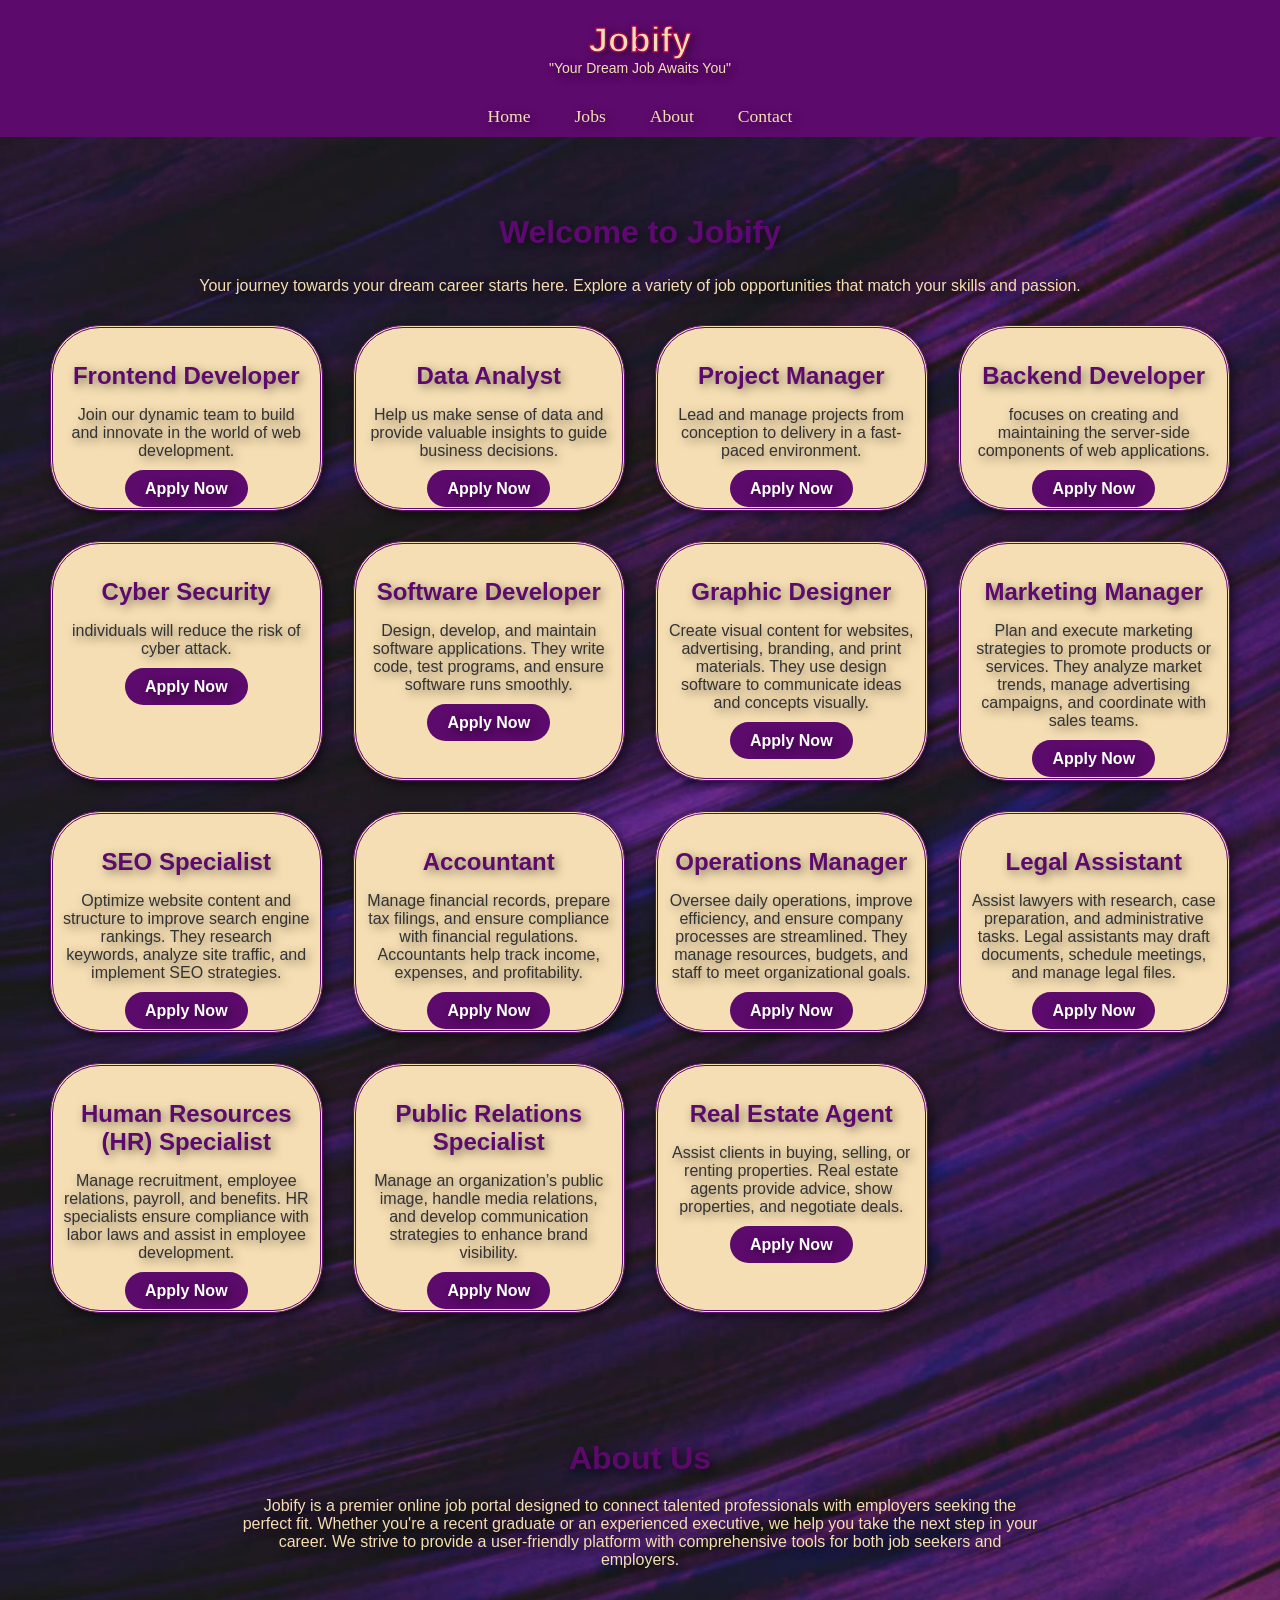
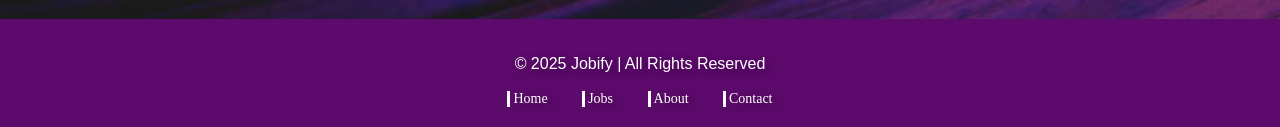
<file: index.html>
<!DOCTYPE html>
<html lang="en">
<head>
    <meta charset="UTF-8">
    <meta name="viewport" content="width=device-width, initial-scale=1.0">
    <meta http-equiv="X-UA-Compatible" content="ie=edge">
    <link href="https://fonts.cdnfonts.com/css/game-of-squids" rel="stylesheet">
    <link href="https://db.onlinewebfonts.com/c/542bb456af90c620bc50b375166d10b4?family=LemonMilk" rel="stylesheet">
    <title>Jobify - Find Your Dream Job</title>
    <style>
         @import url(https://db.onlinewebfonts.com/c/542bb456af90c620bc50b375166d10b4?family=LemonMilk); 
         @import url('https://fonts.cdnfonts.com/css/game-of-squids');
      body {
          font-family: Arial, sans-serif;
          background-color: #f8f4f4;
          margin: 0;
          padding: 0;
          background-image: url(bg.jpg);
          background-position: center;
      }
      header {
          box-shadow: 0px 3px 10px rgba(0, 0, 0, 0.4);
          font-family: 'Game of squids',sans-serif;
          font-size: 14px;
          text-shadow: 3px 3px 10px rgba(0, 0, 0, 0.5);
          background-color: #5c0a6b; /* Royal Purple */
          color: wheat;
          padding: 20px 0;
          text-align: center;
      }
      header h1 {
          font-family: 'Game Of Squids' , sans-serif;
         -webkit-text-stroke-width: 1.5px;
         -webkit-text-stroke-color: #9f074c;
          text-shadow: 3px 3px 10px rgba(0, 0, 0, 0.5);
          margin: 0;
          font-size: 2.5em;
      }
      nav {
          position: sticky;
          top: 0px;
          font-family: "LemonMilk";
          position: sticky;
          text-shadow: 3px 3px 10px rgba(0, 0, 0, 0.5);
          background-color: #5c0a6b;
          padding: 10px;
          text-align: center;
      }
      nav a{
          position: sticky;
          top: 10px;
          color: wheat;
          margin: 0 20px;
          text-decoration: none;
          font-size: 1.1em;
      }
      nav a:hover {
          transform: translateY(-2px);
          color: peachpuff;
          text-shadow: 3px 3px 8px rgba(0, 0, 0, 1);
          text-decoration: underline;
          box-shadow: 2px 2px 2px rgba(0, 0, 0, 0.1);
          text-shadow: 3px 3px 7px rgba(0, 0, 0, 0.5);
      }
      .main-content {
          color: wheat;
          text-shadow: 3px 3px 10px rgba(0, 0, 0, 0.5);
          padding: 50px;
          text-align: center;
      }
      .main-content h2 {
          -webkit-text-stroke-width: 0.00000005px;
          -webkit-text-stroke-color:wheat;
          font-family: 'Game of squids',sans-serif;
          text-shadow: 3px 3px 10px rgba(0, 0, 0, 0.5);
          color: #5c0a6f; 
          font-size: 2em;
      }
      .job-listings {
          text-shadow: 3px 3px 10px rgba(0, 0, 0, 0.5);
          display: grid;
          grid-template-columns: repeat(auto-fit, minmax(250px, 1fr));
          gap: 30px;
          margin-top: 30px;
      }
      .job-card:hover{
          border-style: double;
          border-color: #5c0a6b;
          text-shadow: 3px 3px 10px rgba(0, 0, 0, 0.7);
          background-color: wheat;
          box-shadow: 3px 4px 10px rgba(0, 0, 0, 1);
          text-align: center;
      }
      .job-card {
          border-style: double;
          border-color: #5c0a6b;
          text-shadow: 3px 3px 10px rgba(0, 0, 0, 0.5);
          background-color: wheat;
          border-radius: 50px;
          box-shadow: 3px 4px 10px rgba(0, 0, 0, 0.5);
          padding: 10px;
          text-align: center;
      }
      .job-card h3 {
          text-shadow: 3px 3px 10px rgba(0, 0, 0, 0.5);
          color: #5c0a6b;
          font-size: 1.5em;
          margin-bottom: 10px;
      }
      h3:hover{
          text-shadow: 3px 3px 10px rgba(0, 0, 0, 0.7);
          color: #5c0a6b;
          font-size: 1.5em;
          margin-bottom: 10px;
      }
      .job-card p {
        color: wheat;
          text-shadow: 3px 3px 10px rgba(0, 0, 0, 0.5);
          font-size: 1em;
          color: #333;
          margin-bottom: 20px;
      }
      .job-card a {
        
          text-shadow: 3px 3px 10px rgba(0, 0, 0, 0.5);
          background-color: #5c0a6b;
          color: white;
          padding: 10px 20px;
          border-radius: 25px;
          text-decoration: none;
          font-weight: bold;
          
      }
      .job-card a:hover {
        box-shadow: 3px 3px 10px rgba(0, 0, 0, 0.4);
        background-color: #6f074a;
        color: wheat;
      }
      footer {
          text-shadow: 3px 3px 10px rgba(0, 0, 0, 0.4);
          background-color: #5c0a6b;
          color: white;
          padding: 20px 0;
          text-align: center;
      }
      footer a {
          font-size: 14px;
          font-family: "LemonMilk";
          border-left: 3px solid white;
          padding-left: 3px;
          position: relative;
          display: inline-block;
          cursor: pointer;
          text-shadow: 3px 3px 10px rgba(0, 0, 0, 0.5);
          color: white;
          text-decoration: none;
          margin: 0 15px;
      }
      footer a:hover {    
          transform: translateY(-2px);  
          text-decoration: underline;
      }
      .about-section {
          text-shadow: 3px 3px 10px rgba(0, 0, 0, 0.7);
          color: #5c0a6a;
          padding: 50px 20px;
          text-align: center;
      }
      .about-section h2 {
          -webkit-text-stroke-width: 0.00000005px;
          -webkit-text-stroke-color:wheat;
          font-family: 'Game of squids',sans-serif;
          font-size: 2em;
          margin-bottom: 20px;
      }
      .about-section p {
          font-size: 1em;
          max-width: 800px;
          margin: 0 auto;
          color: wheat;
      }
      </style>
</head>

<body>
    <!-- Header Section -->
    <header>
        <h1>Jobify</h1>
        <p1>"Your Dream Job Awaits You"</p1>
    </header>

    <!-- Navigation Bar -->
    <nav id="ani">
        <a href="#home">Home</a>
        <a href="Proj_jobs.html" target="_blank">Jobs</a>
        <a href="Proj_about.html" target="_blank">About</a>
        <a href="Proj_cont.html" target="_blank">Contact</a>
    </nav>

    <!-- Main Content Section -->
    <div class="main-content" id="home">
        <h2>Welcome to Jobify</h2>
        <p>Your journey towards your dream career starts here. Explore a variety of job opportunities that match your skills and passion.</p>
        <div class="job-listings">
            <!-- Job Listing 1 -->
            <div class="job-card" id="job">
                <h3>Frontend Developer</h3>
                <p>Join our dynamic team to build and innovate in the world of web development.</p>
                <a href="Proj_form.html" target="_blank">Apply Now</a>
            </div>
            <!-- Job Listing 2 -->
            <div class="job-card" id="job">
                <h3>Data Analyst</h3>
                <p>Help us make sense of data and provide valuable insights to guide business decisions.</p>
                <a href="Proj_form.html" target="_blank">Apply Now</a>
            </div>
            <!-- Job Listing 3 -->
            <div class="job-card" id="job">
                <h3>Project Manager</h3>
                <p>Lead and manage projects from conception to delivery in a fast-paced environment.</p>
                <a href="Proj_form.html" target="_blank">Apply Now</a>
            </div>
             <div class="job-card" id="job">
                <h3>Backend Developer</h3>
                <p>focuses on creating and maintaining the server-side components of web applications.</p>
                <a href="Proj_form.html" target="_blank">Apply Now</a>
            </div>
            <div class="job-card"id="job">
                <h3>Cyber Security</h3>
                <p> individuals will reduce the risk of cyber attack.</p>
                <a href="Proj_form.html" onclick="myFunction()" target="_blank">Apply Now</a>
            </div>
            <div class="job-card"id="job">
                <h3>Software Developer</h3>
                <p> Design, develop, and maintain software applications. They write code, test programs, and ensure software runs smoothly.</p>
                <a href="Proj_form.html" onclick="myFunction()" target="_blank">Apply Now</a>
            </div>
            <div class="job-card"id="job">
                <h3>Graphic Designer</h3>
                <p>Create visual content for websites, advertising, branding, and print materials. They use design software to communicate ideas and concepts visually.</p>
                <a href="Proj_form.html" onclick="myFunction()" target="_blank">Apply Now</a>
            </div>
            <div class="job-card"id="job">
                <h3>Marketing Manager</h3>
                <p>Plan and execute marketing strategies to promote products or services. They analyze market trends, manage advertising campaigns, and coordinate with sales teams.</p>
                <a href="Proj_form.html" onclick="myFunction()" target="_blank">Apply Now</a>
            </div>
            <div class="job-card"id="job">
                <h3>SEO Specialist</h3>
                <p> Optimize website content and structure to improve search engine rankings. They research keywords, analyze site traffic, and implement SEO strategies.</p>
                <a href="Proj_form.html" onclick="myFunction()" target="_blank">Apply Now</a>
            </div>
            <div class="job-card"id="job">
                <h3>Accountant</h3>
                <p>Manage financial records, prepare tax filings, and ensure compliance with financial regulations. Accountants help track income, expenses, and profitability.</p>
                <a href="Proj_form.html" onclick="myFunction()" target="_blank">Apply Now</a>
            </div>
            <div class="job-card"id="job">
                <h3>Operations Manager</h3>
                <p>Oversee daily operations, improve efficiency, and ensure company processes are streamlined. They manage resources, budgets, and staff to meet organizational goals.</p>
                <a href="Proj_form.html" onclick="myFunction()" target="_blank">Apply Now</a>
            </div>
            <div class="job-card"id="job">
                <h3>Legal Assistant</h3>
                <p> Assist lawyers with research, case preparation, and administrative tasks. Legal assistants may draft documents, schedule meetings, and manage legal files.</p>
                <a href="Proj_form.html" onclick="myFunction()" target="_blank">Apply Now</a>
            </div>
            <div class="job-card"id="job">
                <h3>Human Resources (HR) Specialist</h3>
                <p>Manage recruitment, employee relations, payroll, and benefits. HR specialists ensure compliance with labor laws and assist in employee development.</p>
                <a href="Proj_form.html" onclick="myFunction()" target="_blank">Apply Now</a>
            </div>
            <div class="job-card"id="job">
                <h3>Public Relations Specialist</h3>
                <p>Manage an organization’s public image, handle media relations, and develop communication strategies to enhance brand visibility.</p>
                <a href="Proj_form.html" onclick="myFunction()" target="_blank">Apply Now</a>
            </div>
            <div class="job-card"id="job">
                <h3>Real Estate Agent</h3>
                <p>Assist clients in buying, selling, or renting properties. Real estate agents provide advice, show properties, and negotiate deals.</p>
                <a href="Proj_form.html" onclick="myFunction()" target="_blank">Apply Now</a>
            </div>
        </div>
    </div>
    <!-- About Section -->
    <div class="about-section" id="about">
        <h2>About Us</h2>
        <p>Jobify is a premier online job portal designed to connect talented professionals with employers seeking the perfect fit. Whether you're a recent graduate or an experienced executive, we help you take the next step in your career. We strive to provide a user-friendly platform with comprehensive tools for both job seekers and employers.</p>
    </div>

    <!-- Footer Section -->
    <footer>
        <p>&copy; 2025 Jobify | All Rights Reserved</p>
        <a href="#home">Home</a><vr>
        <a href="Proj_jobs.html" target="_blank">Jobs</a><vr>
        <a href="Proj_about.html" target="_blank">About</a>
        <a href="Proj_cont.html" target="_blank">Contact</a>
    </footer>
</body>
</html>
</file>
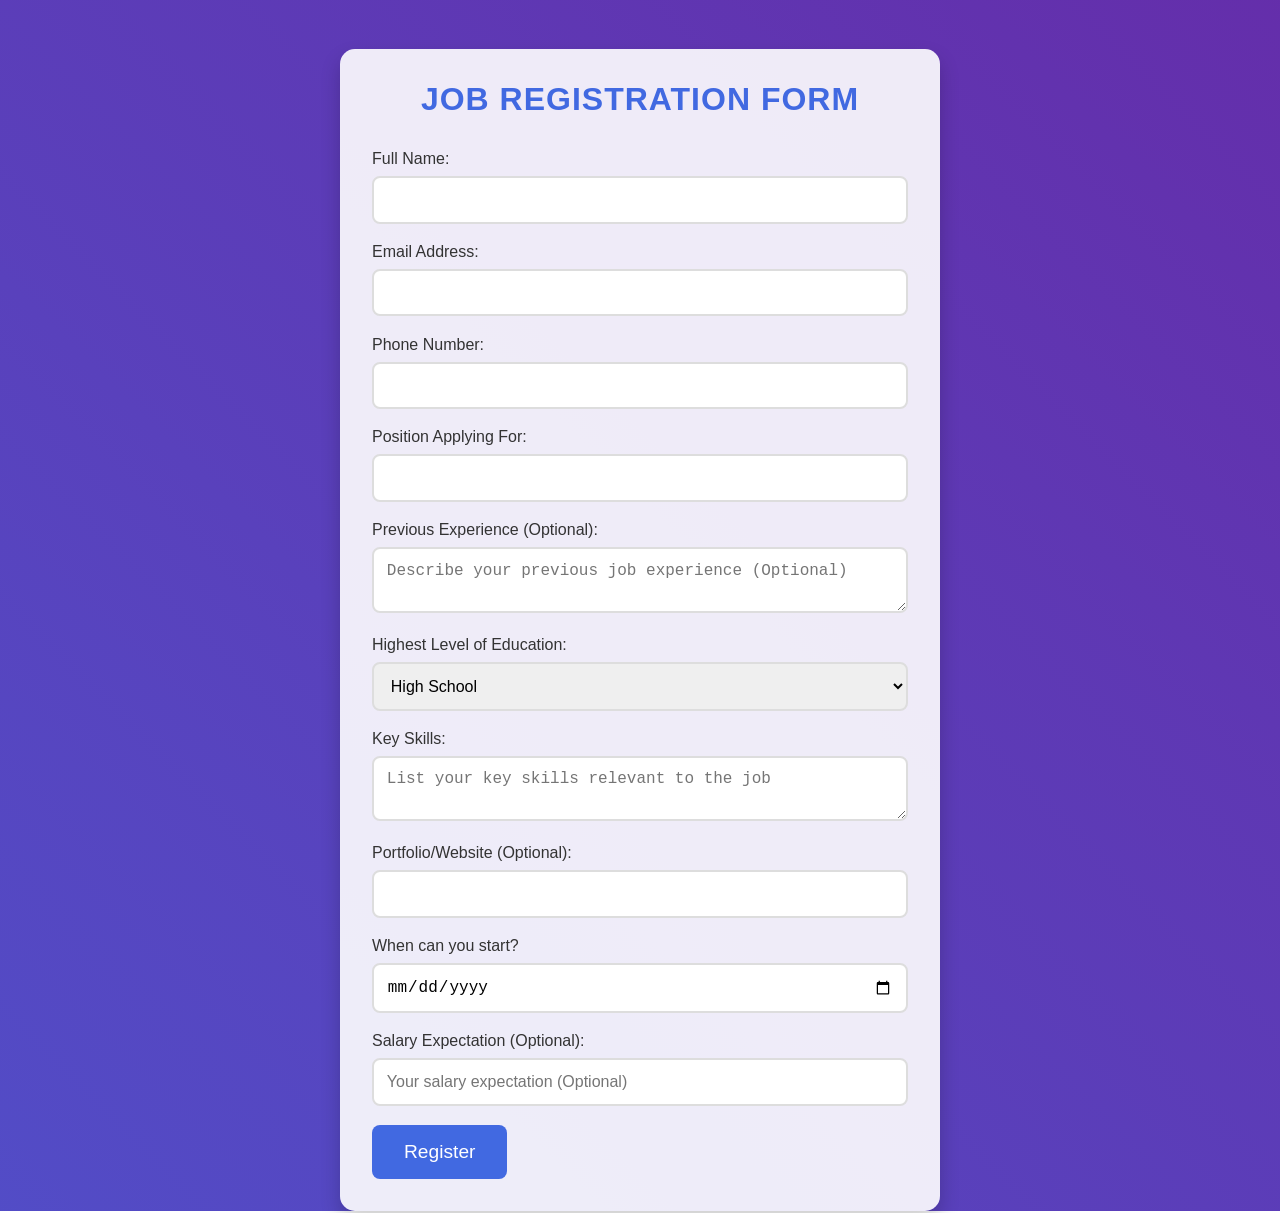
<file: Proj_form.html>
<!DOCTYPE html>
<html lang="en">
<head>
    <meta charset="UTF-8">
    <meta name="viewport" content="width=device-width, initial-scale=1.0">
    <title>Job Registration Form</title>
    <link rel="stylesheet" href="Proj_form.css">
</head>
<body><br><br><br><br><br><br><br><br><br><br>
    <div class="container">
        <div class="form-container">
            <h1>Job Registration Form</h1>
            <form id="registrationForm">
                <label for="fullName">Full Name:</label>
                <input type="text" id="fullName" name="fullName" required>

                <label for="email">Email Address:</label>
                <input type="email" id="email" name="email" required>

                <label for="phone">Phone Number:</label>
                <input type="tel" id="phone" name="phone" required>

                <label for="position">Position Applying For:</label>
                <input type="text" id="position" name="position" required>

                <label for="experience">Previous Experience (Optional):</label>
                <textarea id="experience" name="experience" placeholder="Describe your previous job experience (Optional)"></textarea>

                <label for="education">Highest Level of Education:</label>
                <select id="education" name="education" required>
                    <option value="High School">High School</option>
                    <option value="Undergraduate">Undergraduate</option>
                    <option value="Graduate">Graduate</option>
                    <option value="Post-Graduate">Post-Graduate</option>
                    <option value="Other">Other</option>
                </select>

                <label for="skills">Key Skills:</label>
                <textarea id="skills" name="skills" placeholder="List your key skills relevant to the job" required></textarea>

                <label for="portfolio">Portfolio/Website (Optional):</label>
                <input type="url" id="portfolio" name="portfolio">

                <label for="startDate">When can you start?</label>
                <input type="date" id="startDate" name="startDate" required>

                <label for="salary">Salary Expectation (Optional):</label>
                <input type="number" id="salary" name="salary" placeholder="Your salary expectation (Optional)">

                <button type="submit">Register</button>
            </form>
        </div>
    </div>

    <script src="Proj_form.js"></script>
</body>
</html>
</file>
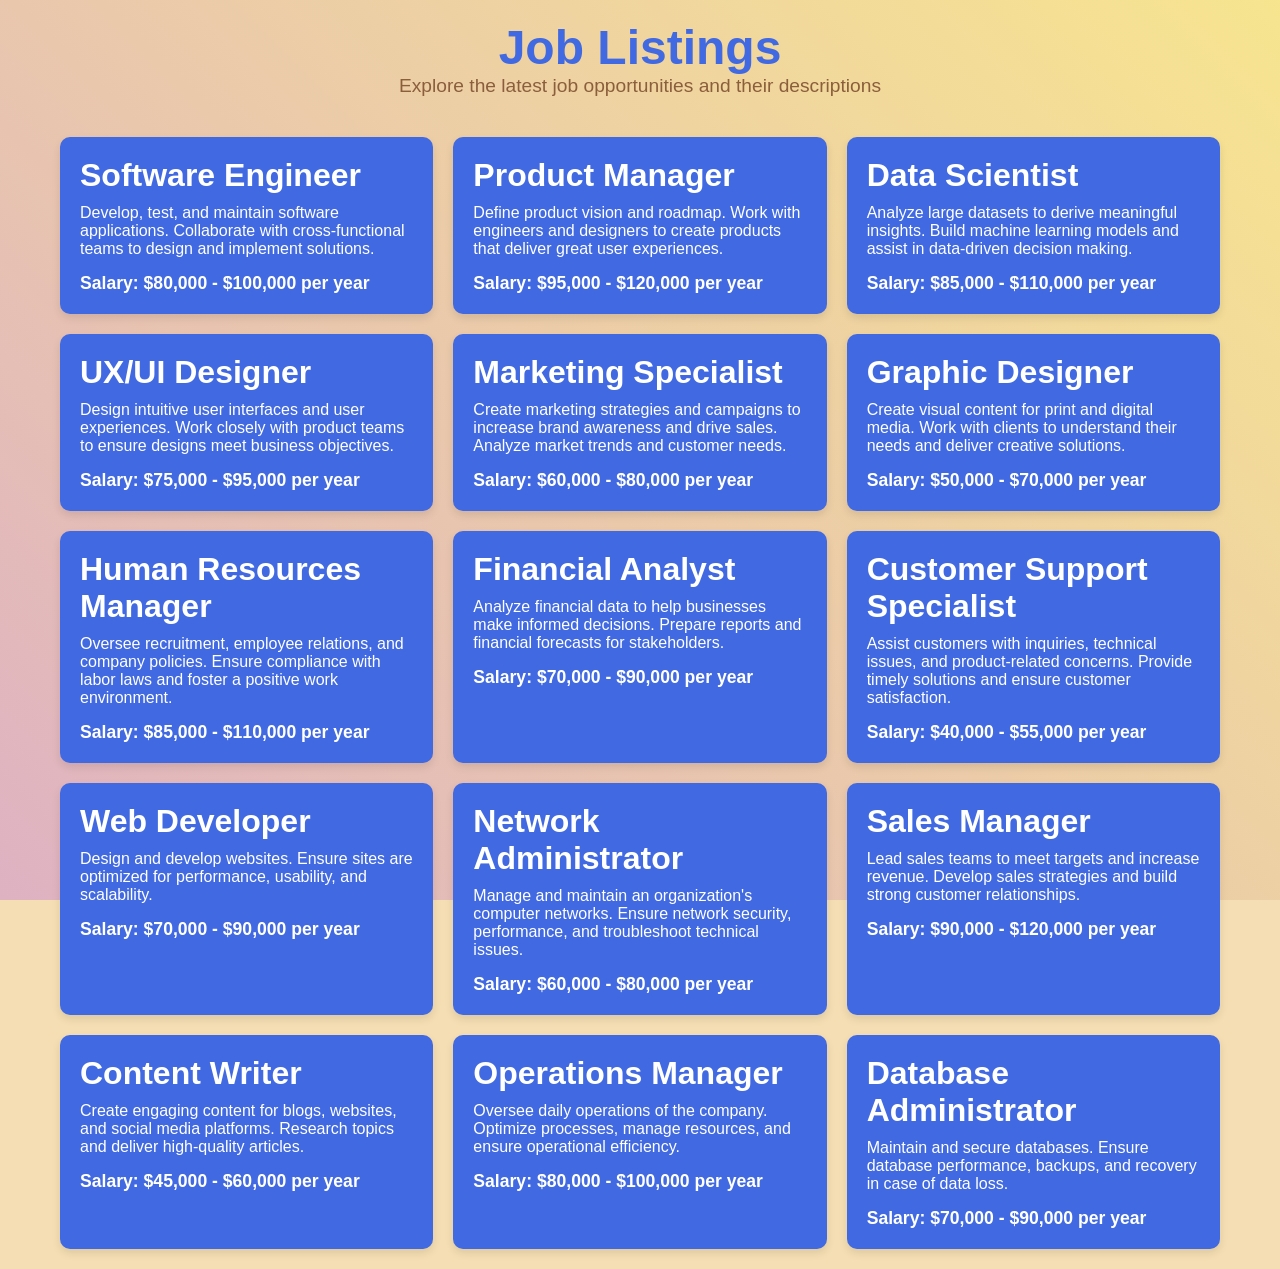
<file: Proj_jobs.html>
<!DOCTYPE html>
<html lang="en">
<head>
    <meta charset="UTF-8">
    <meta name="viewport" content="width=device-width, initial-scale=1.0">
    <title>Job Listings</title>
    <link rel="stylesheet" href="Proj_jobs.css">
</head>
<body>
    <div class="background-animation"></div>
    
    <div class="container">
        <header>
            <h1>Job Listings</h1>
            <p>Explore the latest job opportunities and their descriptions</p>
        </header>

        <section class="job-list">
            <!-- Job 1 -->
            <div class="job-item">
                <h2>Software Engineer</h2>
                <p class="description">Develop, test, and maintain software applications. Collaborate with cross-functional teams to design and implement solutions.</p>
                <p class="salary">Salary: $80,000 - $100,000 per year</p>
            </div>
            <!-- Job 2 -->
            <div class="job-item">
                <h2>Product Manager</h2>
                <p class="description">Define product vision and roadmap. Work with engineers and designers to create products that deliver great user experiences.</p>
                <p class="salary">Salary: $95,000 - $120,000 per year</p>
            </div>
            <!-- Job 3 -->
            <div class="job-item">
                <h2>Data Scientist</h2>
                <p class="description">Analyze large datasets to derive meaningful insights. Build machine learning models and assist in data-driven decision making.</p>
                <p class="salary">Salary: $85,000 - $110,000 per year</p>
            </div>
            <!-- Job 4 -->
            <div class="job-item">
                <h2>UX/UI Designer</h2>
                <p class="description">Design intuitive user interfaces and user experiences. Work closely with product teams to ensure designs meet business objectives.</p>
                <p class="salary">Salary: $75,000 - $95,000 per year</p>
            </div>
            <!-- Job 5 -->
            <div class="job-item">
                <h2>Marketing Specialist</h2>
                <p class="description">Create marketing strategies and campaigns to increase brand awareness and drive sales. Analyze market trends and customer needs.</p>
                <p class="salary">Salary: $60,000 - $80,000 per year</p>
            </div>
            <!-- Job 6 -->
            <div class="job-item">
                <h2>Graphic Designer</h2>
                <p class="description">Create visual content for print and digital media. Work with clients to understand their needs and deliver creative solutions.</p>
                <p class="salary">Salary: $50,000 - $70,000 per year</p>
            </div>
            <!-- Job 7 -->
            <div class="job-item">
                <h2>Human Resources Manager</h2>
                <p class="description">Oversee recruitment, employee relations, and company policies. Ensure compliance with labor laws and foster a positive work environment.</p>
                <p class="salary">Salary: $85,000 - $110,000 per year</p>
            </div>
            <!-- Job 8 -->
            <div class="job-item">
                <h2>Financial Analyst</h2>
                <p class="description">Analyze financial data to help businesses make informed decisions. Prepare reports and financial forecasts for stakeholders.</p>
                <p class="salary">Salary: $70,000 - $90,000 per year</p>
            </div>
            <!-- Job 9 -->
            <div class="job-item">
                <h2>Customer Support Specialist</h2>
                <p class="description">Assist customers with inquiries, technical issues, and product-related concerns. Provide timely solutions and ensure customer satisfaction.</p>
                <p class="salary">Salary: $40,000 - $55,000 per year</p>
            </div>
            <!-- Job 10 -->
            <div class="job-item">
                <h2>Web Developer</h2>
                <p class="description">Design and develop websites. Ensure sites are optimized for performance, usability, and scalability.</p>
                <p class="salary">Salary: $70,000 - $90,000 per year</p>
            </div>
            <!-- Job 11 -->
            <div class="job-item">
                <h2>Network Administrator</h2>
                <p class="description">Manage and maintain an organization's computer networks. Ensure network security, performance, and troubleshoot technical issues.</p>
                <p class="salary">Salary: $60,000 - $80,000 per year</p>
            </div>
            <!-- Job 12 -->
            <div class="job-item">
                <h2>Sales Manager</h2>
                <p class="description">Lead sales teams to meet targets and increase revenue. Develop sales strategies and build strong customer relationships.</p>
                <p class="salary">Salary: $90,000 - $120,000 per year</p>
            </div>
            <!-- Job 13 -->
            <div class="job-item">
                <h2>Content Writer</h2>
                <p class="description">Create engaging content for blogs, websites, and social media platforms. Research topics and deliver high-quality articles.</p>
                <p class="salary">Salary: $45,000 - $60,000 per year</p>
            </div>
            <!-- Job 14 -->
            <div class="job-item">
                <h2>Operations Manager</h2>
                <p class="description">Oversee daily operations of the company. Optimize processes, manage resources, and ensure operational efficiency.</p>
                <p class="salary">Salary: $80,000 - $100,000 per year</p>
            </div>
            <!-- Job 15 -->
            <div class="job-item">
                <h2>Database Administrator</h2>
                <p class="description">Maintain and secure databases. Ensure database performance, backups, and recovery in case of data loss.</p>
                <p class="salary">Salary: $70,000 - $90,000 per year</p>
            </div>
        </section>
    </div>
</body>
</html>
</file>
<file: Proj_form.css>
/* General Reset */
* {
    margin: 0;
    padding: 0;
    box-sizing: border-box;
}

/* Body and Background */
body, html {
    background-image: url(bg.jpg);
    width: 100%;
    height: 100%;
    font-family: 'Segoe UI', Tahoma, Geneva, Verdana, sans-serif;
    background: linear-gradient(45deg, royalblue, purple);
    background-size: 400% 400%;
    animation: backgroundMotion 20s ease infinite;
}

/* Animation for Background */
@keyframes backgroundMotion {
    0% { background-position: 0 0; }
    50% { background-position: 100% 100%; }
    100% { background-position: 0 0; }
}

/* Centered Container */
.container {
    display: flex;
    justify-content: center;
    align-items: center;
    height: 100vh;
    animation: fadeIn 1.5s ease-out;
}

/* Form Container */
.form-container {
    background: rgba(255, 255, 255, 0.9);
    padding: 2rem;
    border-radius: 15px;
    width: 90%;
    max-width: 600px;
    box-shadow: 0 10px 20px rgba(0, 0, 0, 0.2);
    transform: scale(0.95);
    animation: formFadeIn 1s forwards;
}

h1 {
    text-align: center;
    color: royalblue;
    margin-bottom: 2rem;
    font-size: 2rem;
    text-transform: uppercase;
    letter-spacing: 1px;
    animation: slideInFromTop 1s ease-out;
}

/* Input Fields */
label {
    font-size: 1rem;
    color: #333;
    margin-bottom: 0.5rem;
    display: block;
    opacity: 0;
    animation: fadeIn 1.2s ease-in-out forwards;
    animation-delay: 0.5s;
}

input, select, textarea {
    width: 100%;
    padding: 0.8rem;
    margin-bottom: 1.2rem;
    border: 2px solid #ddd;
    border-radius: 8px;
    font-size: 1rem;
    transition: all 0.3s ease-in-out;
    opacity: 0;
    animation: fadeIn 1.2s ease-in-out forwards;
}

input:focus, select:focus, textarea:focus {
    border-color: royalblue;
    outline: none;
}

/* Button Styling */
button {
    padding: 1rem 2rem;
    background-color: royalblue;
    color: white;
    border: none;
    border-radius: 8px;
    cursor: pointer;
    font-size: 1.2rem;
    transition: background-color 0.3s ease, transform 0.3s ease;
    opacity: 0;
    animation: fadeIn 1.2s ease-in-out forwards;
    animation-delay: 1.3s;
}

button:hover {
    background-color: darkviolet;
    transform: scale(1.1);
}

/* Fade In Animation */
@keyframes fadeIn {
    0% { opacity: 0; }
    100% { opacity: 1; }
}

/* Slide In Animation */
@keyframes slideInFromTop {
    0% { transform: translateY(-20px); opacity: 0; }
    100% { transform: translateY(0); opacity: 1; }
}

/* Form Fade In */
@keyframes formFadeIn {
    0% { transform: scale(0.8); opacity: 0; }
    100% { transform: scale(1); opacity: 1; }
}

/* Responsive Design */
@media (max-width: 768px) {
    .form-container {
        width: 90%;
    }
}

@media (max-width: 480px) {
    .form-container {
        padding: 1rem;
    }

    h1 {
        font-size: 1.5rem;
    }

    input, select, textarea {
        padding: 0.6rem;
    }

    button {
        font-size: 1rem;
        padding: 0.8rem 1.5rem;
    }
}
</file>
<file: Proj_jobs.css>
* {
    margin: 0;
    padding: 0;
    box-sizing: border-box;
}

body {
    font-family: 'Arial', sans-serif;
    background-color: wheat;
    color: royalblue;
    overflow: hidden;
}

.background-animation {
    position: absolute;
    top: 0;
    left: 0;
    width: 100%;
    height: 100%;
    background: linear-gradient(45deg, rgba(135, 0, 255, 0.2), rgba(255, 255, 0, 0.2));
    animation: floatShapes 10s ease-in-out infinite;
    z-index: -1;
}

@keyframes floatShapes {
    0% { transform: translate(0, 0) rotate(0deg); }
    25% { transform: translate(200px, -100px) rotate(45deg); }
    50% { transform: translate(-200px, 100px) rotate(90deg); }
    75% { transform: translate(100px, -200px) rotate(180deg); }
    100% { transform: translate(0, 0) rotate(360deg); }
}

.container {
    max-width: 1200px;
    margin: 0 auto;
    padding: 20px;
}

header {
    text-align: center;
    margin-bottom: 40px;
}

header h1 {
    font-size: 3rem;
    color: royalblue;
}

header p {
    font-size: 1.2rem;
    color: #8b5e3c;
}

.job-list {
    display: grid;
    grid-template-columns: repeat(auto-fill, minmax(300px, 1fr));
    gap: 20px;
}

.job-item {
    background-color: royalblue;
    color: white;
    padding: 20px;
    border-radius: 10px;
    box-shadow: 0 4px 8px rgba(0, 0, 0, 0.1);
    transition: transform 0.3s ease;
}

.job-item:hover {
    transform: translateY(-10px);
}

.job-item h2 {
    font-size: 2rem;
    margin-bottom: 10px;
}

.job-item p.description {
    font-size: 1rem;
    margin-bottom: 15px;
}

.job-item p.salary {
    font-size: 1.1rem;
    font-weight: bold;
}
</file>
